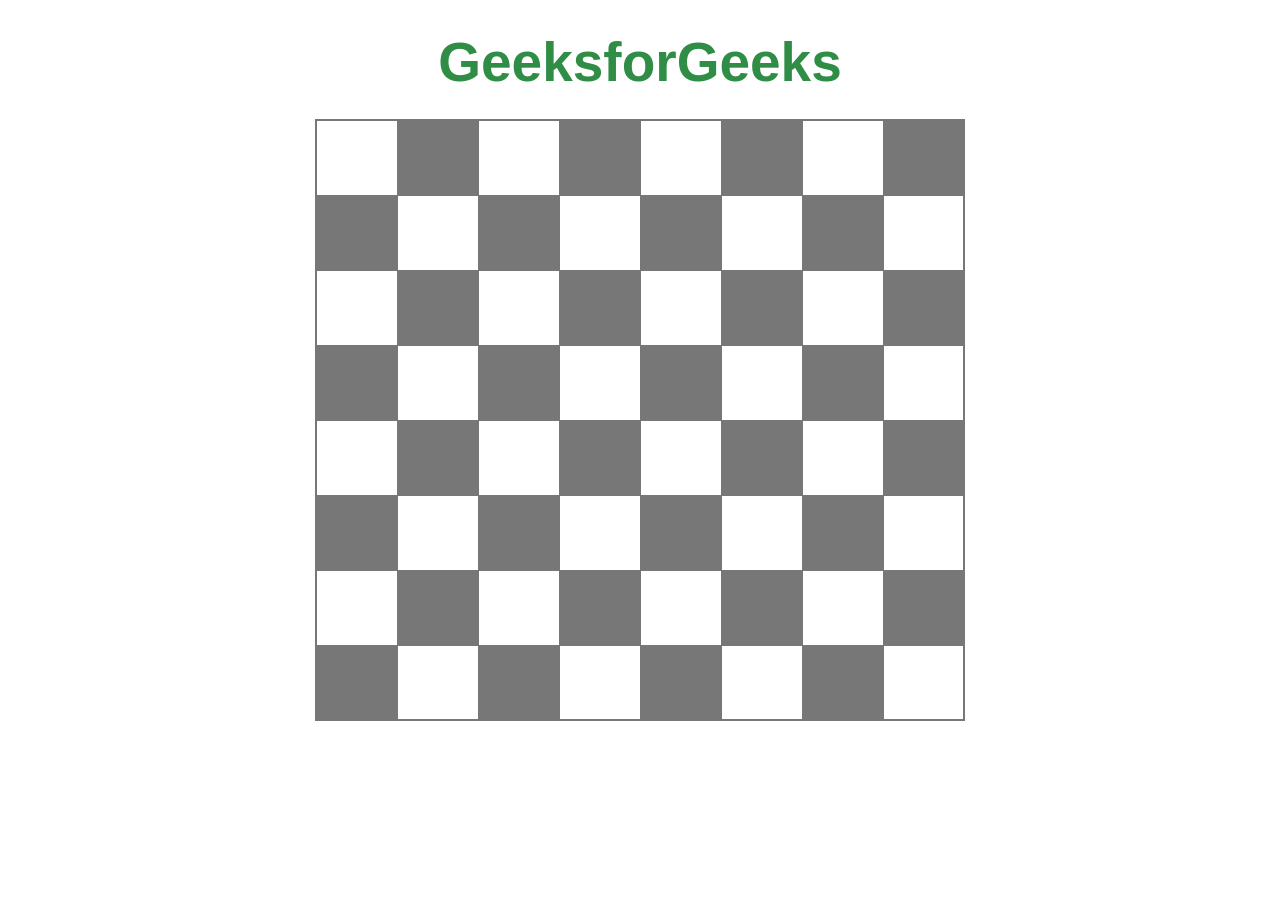
<file: chess/index.html>
<!DOCTYPE html>
<html lang="en">
<head>
    <meta charset="UTF-8">
    <meta name="viewport" content="width=device-width, initial-scale=1.0">
    <title>GeeksforGeeks</title>

    <link rel="stylesheet" href="style.css">
</head>

<body>

    <h1>GeeksforGeeks</h1>

    <div class="container">

        <!-- LEFT SIDE : CHECKERBOARD -->
        <div class="board">

            <table>
                <tr>
                    <td></td>
                    <td class="black"></td>
                    <td></td>
                    <td class="black"></td>
                    <td></td>
                    <td class="black"></td>
                    <td></td>
                    <td class="black"></td>
                </tr>

                <tr>
                    <td class="black"></td>
                    <td></td>
                    <td class="black"></td>
                    <td></td>
                    <td class="black"></td>
                    <td></td>
                    <td class="black"></td>
                    <td></td>
                </tr>

                <tr>
                    <td></td>
                    <td class="black"></td>
                    <td></td>
                    <td class="black"></td>
                    <td></td>
                    <td class="black"></td>
                    <td></td>
                    <td class="black"></td>
                </tr>

                <tr>
                    <td class="black"></td>
                    <td></td>
                    <td class="black"></td>
                    <td></td>
                    <td class="black"></td>
                    <td></td>
                    <td class="black"></td>
                    <td></td>
                </tr>

                <tr>
                    <td></td>
                    <td class="black"></td>
                    <td></td>
                    <td class="black"></td>
                    <td></td>
                    <td class="black"></td>
                    <td></td>
                    <td class="black"></td>
                </tr>

                <tr>
                    <td class="black"></td>
                    <td></td>
                    <td class="black"></td>
                    <td></td>
                    <td class="black"></td>
                    <td></td>
                    <td class="black"></td>
                    <td></td>
                </tr>

                <tr>
                    <td></td>
                    <td class="black"></td>
                    <td></td>
                    <td class="black"></td>
                    <td></td>
                    <td class="black"></td>
                    <td></td>
                    <td class="black"></td>
                </tr>

                <tr>
                    <td class="black"></td>
                    <td></td>
                    <td class="black"></td>
                    <td></td>
                    <td class="black"></td>
                    <td></td>
                    <td class="black"></td>
                    <td></td>
                </tr>
            </table>

        </div>


      
        </div>

    </div>

</body>
</html>
</file>
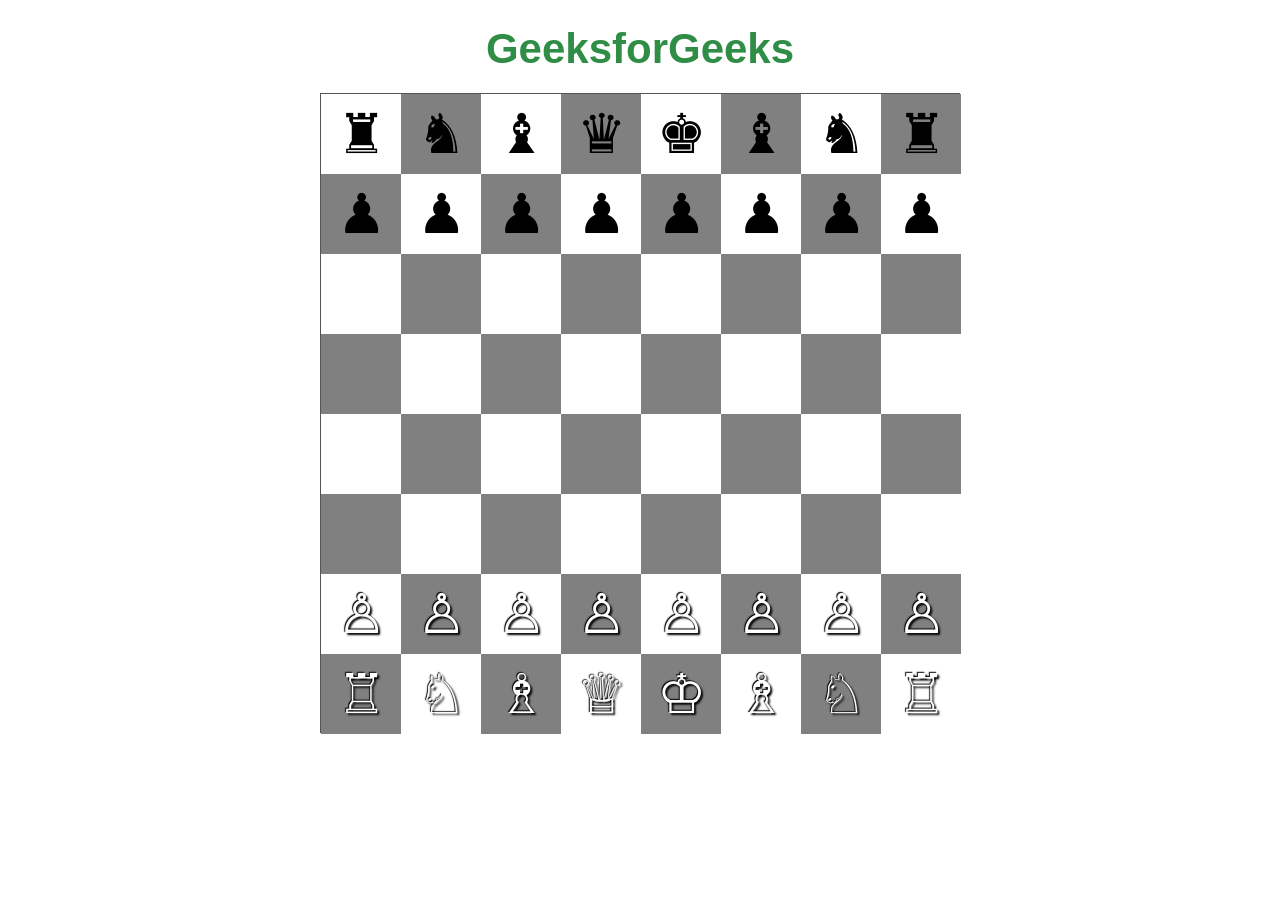
<file: chessnew/index.html>
<!DOCTYPE html>
<html lang="en">
<head>
    <meta charset="UTF-8">
    <meta name="viewport" content="width=device-width, initial-scale=1.0">

    <title>GeeksforGeeks Chess Board</title>

    <link rel="stylesheet" href="style.css">
</head>

<body>

    <h1>GeeksforGeeks</h1>

    <div class="chessboard">

        <!-- BLACK PIECES -->
        <div class="box light">♜</div>
        <div class="box dark">♞</div>
        <div class="box light">♝</div>
        <div class="box dark">♛</div>
        <div class="box light">♚</div>
        <div class="box dark">♝</div>
        <div class="box light">♞</div>
        <div class="box dark">♜</div>

        <div class="box dark">♟</div>
        <div class="box light">♟</div>
        <div class="box dark">♟</div>
        <div class="box light">♟</div>
        <div class="box dark">♟</div>
        <div class="box light">♟</div>
        <div class="box dark">♟</div>
        <div class="box light">♟</div>

        <!-- EMPTY -->
        <div class="box light"></div>
        <div class="box dark"></div>
        <div class="box light"></div>
        <div class="box dark"></div>
        <div class="box light"></div>
        <div class="box dark"></div>
        <div class="box light"></div>
        <div class="box dark"></div>

        <div class="box dark"></div>
        <div class="box light"></div>
        <div class="box dark"></div>
        <div class="box light"></div>
        <div class="box dark"></div>
        <div class="box light"></div>
        <div class="box dark"></div>
        <div class="box light"></div>

        <div class="box light"></div>
        <div class="box dark"></div>
        <div class="box light"></div>
        <div class="box dark"></div>
        <div class="box light"></div>
        <div class="box dark"></div>
        <div class="box light"></div>
        <div class="box dark"></div>

        <div class="box dark"></div>
        <div class="box light"></div>
        <div class="box dark"></div>
        <div class="box light"></div>
        <div class="box dark"></div>
        <div class="box light"></div>
        <div class="box dark"></div>
        <div class="box light"></div>

        <!-- WHITE PAWNS -->
        <div class="box light white-piece">♙</div>
        <div class="box dark white-piece">♙</div>
        <div class="box light white-piece">♙</div>
        <div class="box dark white-piece">♙</div>
        <div class="box light white-piece">♙</div>
        <div class="box dark white-piece">♙</div>
        <div class="box light white-piece">♙</div>
        <div class="box dark white-piece">♙</div>

        <!-- WHITE PIECES -->
        <div class="box dark white-piece">♖</div>
        <div class="box light white-piece">♘</div>
        <div class="box dark white-piece">♗</div>
        <div class="box light white-piece">♕</div>
        <div class="box dark white-piece">♔</div>
        <div class="box light white-piece">♗</div>
        <div class="box dark white-piece">♘</div>
        <div class="box light white-piece">♖</div>

    </div>

</body>
</html>
</file>
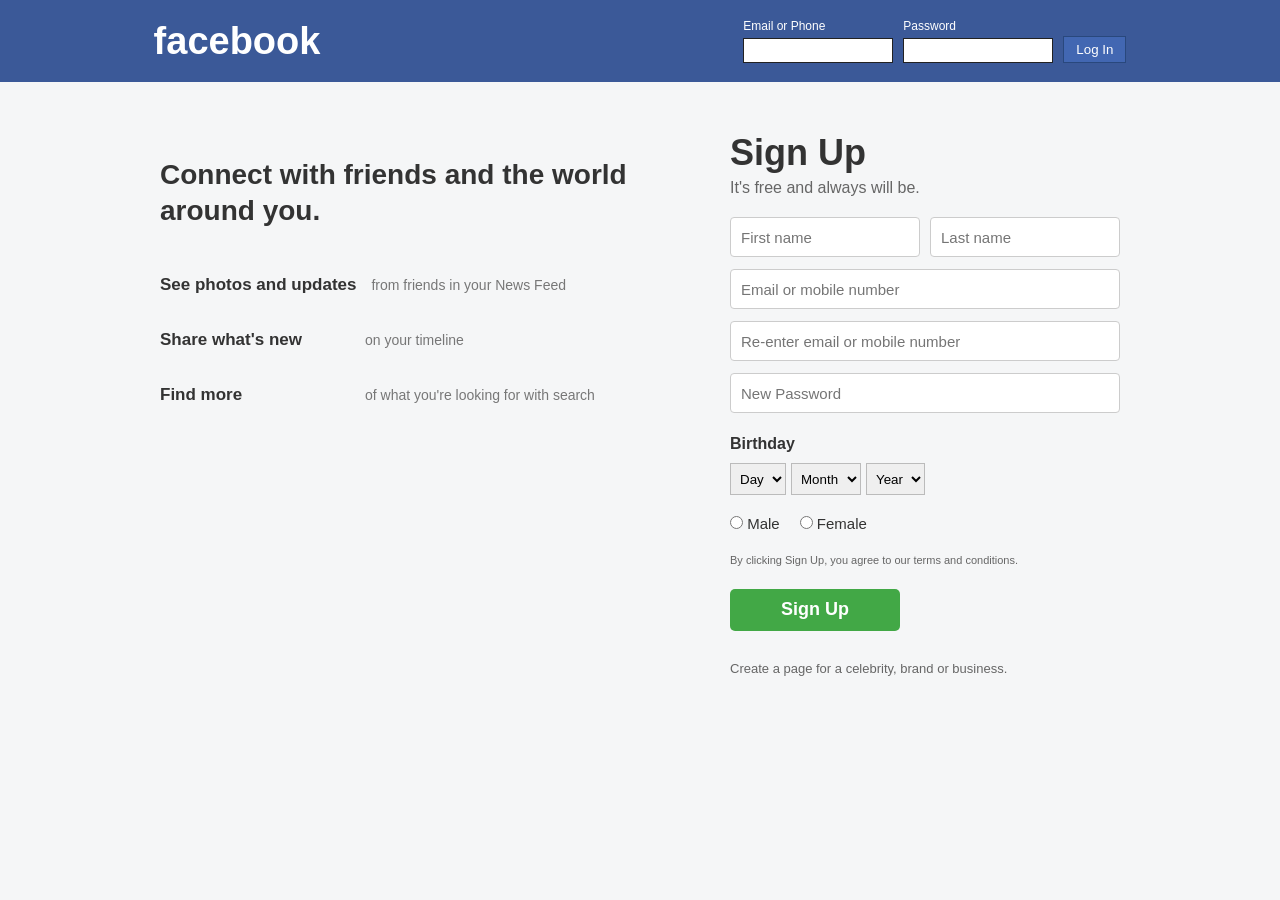
<file: fb/index.html>
<!DOCTYPE html>
<html lang="en">
<head>
    <meta charset="UTF-8">
    <meta name="viewport" content="width=device-width, initial-scale=1.0">
    <title>SocialConnect</title>
    <link rel="stylesheet" href="style.css">
</head>
<body>

    <header>
        <div class="logo">facebook</div>

        <div class="top-login">
            <div>
                <label>Email or Phone</label>
                <input type="text">
            </div>

            <div>
                <label>Password</label>
                <input type="password">
            </div>

            <button>Log In</button>
        </div>
    </header>

    <main>

        <section class="left">
            <h1>Connect with friends and the world around you.</h1>

            <div class="feature">
                <b>See photos and updates</b>
                <span>from friends in your News Feed</span>
            </div>

            <div class="feature">
                <b>Share what's new</b>
                <span>on your timeline</span>
            </div>

            <div class="feature">
                <b>Find more</b>
                <span>of what you're looking for with search</span>
            </div>
        </section>


        <section class="signup">
            <h2>Sign Up</h2>
            <p>It's free and always will be.</p>

            <div class="name-row">
                <input type="text" placeholder="First name">
                <input type="text" placeholder="Last name">
            </div>

            <input type="text" placeholder="Email or mobile number">
            <input type="text" placeholder="Re-enter email or mobile number">
            <input type="password" placeholder="New Password">

            <label class="birthday">Birthday</label>

            <div class="date-row">
                <select>
                    <option>Day</option>
                </select>

                <select>
                    <option>Month</option>
                </select>

                <select>
                    <option>Year</option>
                </select>
            </div>

            <div class="gender">
                <label>
                    <input type="radio" name="gender"> Male
                </label>

                <label>
                    <input type="radio" name="gender"> Female
                </label>
            </div>

            <p class="terms">
                By clicking Sign Up, you agree to our terms and conditions.
            </p>

            <button class="signup-btn">Sign Up</button>

            <p class="create">
                Create a page for a celebrity, brand or business.
            </p>
        </section>

    </main>

</body>
</html>
</file>
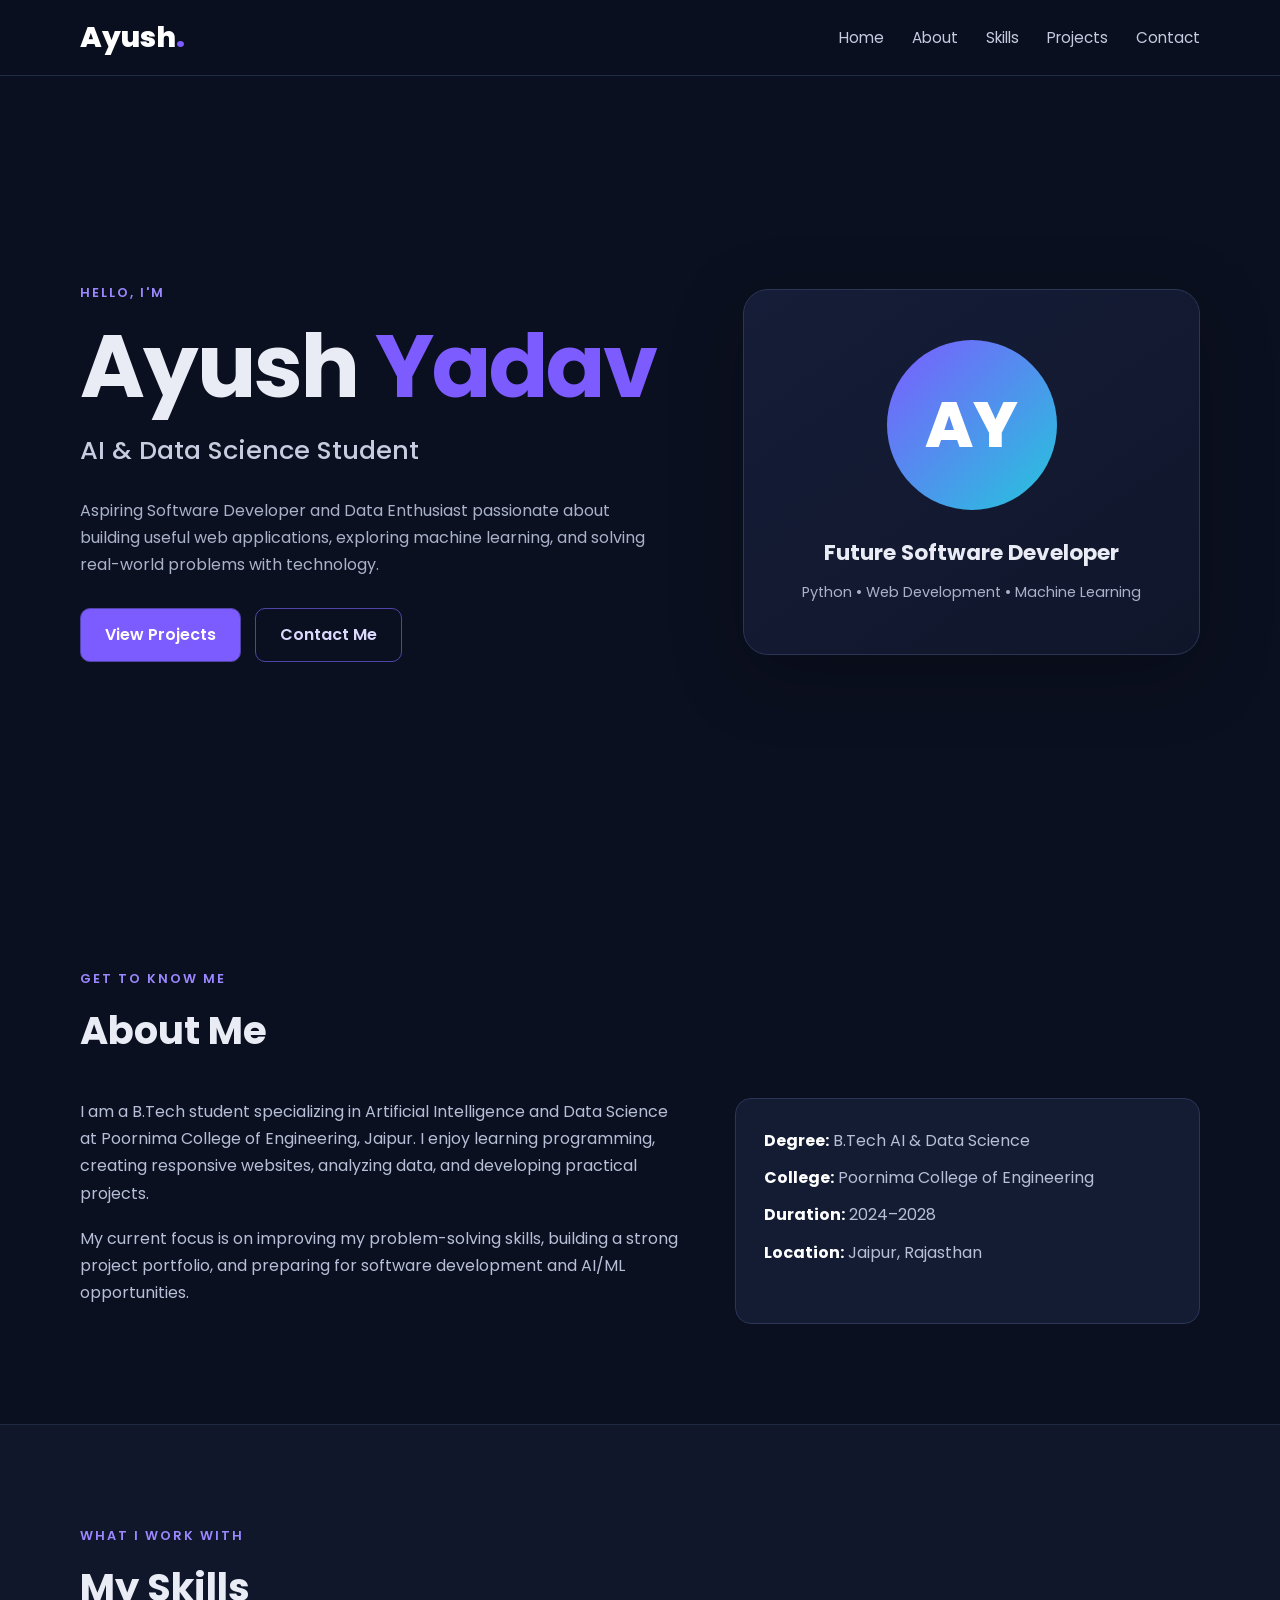
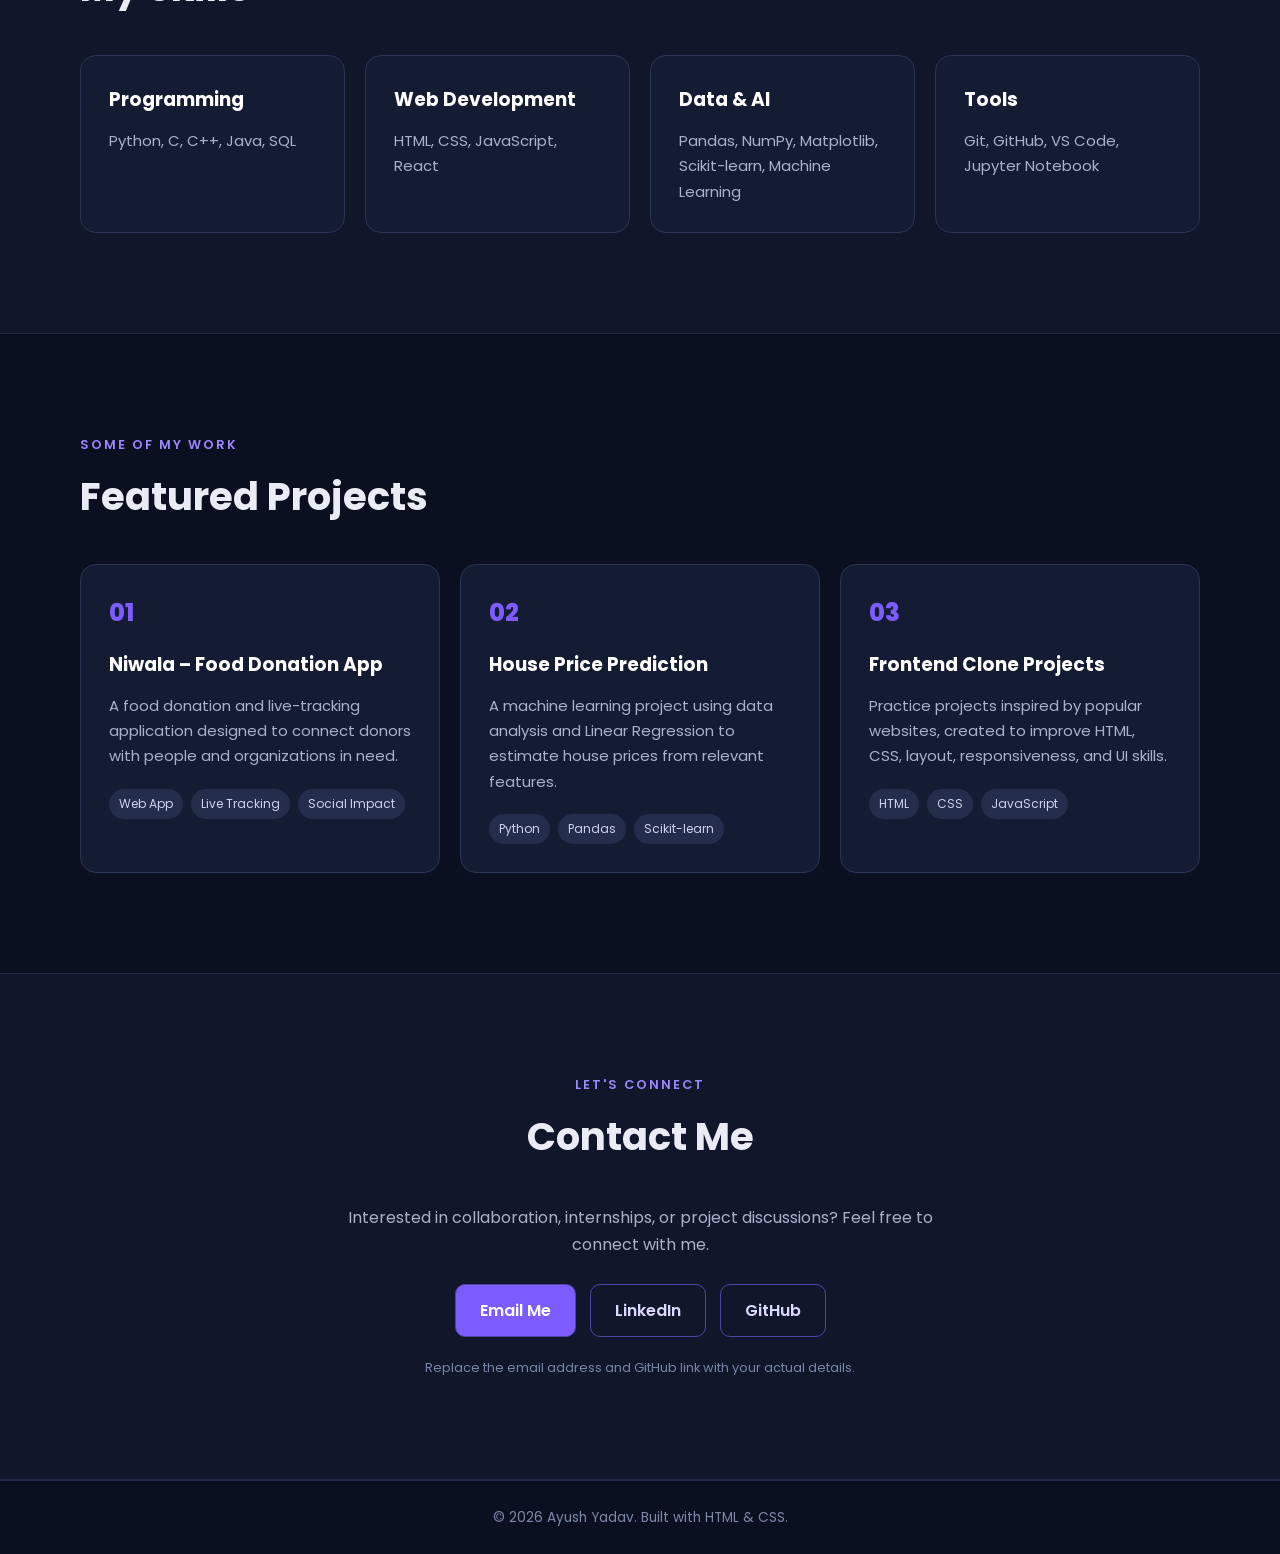
<file: Fortfoliyo/index.html>
<!DOCTYPE html>
<html lang="en">
<head>
  <meta charset="UTF-8" />
  <meta name="viewport" content="width=device-width, initial-scale=1.0" />
  <title>Ayush Yadav | AI & Data Science Portfolio</title>
  <link rel="stylesheet" href="style.css" />
</head>
<body>
  <header class="header">
    <nav class="navbar container">
      <a href="#home" class="logo">Ayush<span>.</span></a>
      <ul class="nav-links">
        <li><a href="#home">Home</a></li>
        <li><a href="#about">About</a></li>
        <li><a href="#skills">Skills</a></li>
        <li><a href="#projects">Projects</a></li>
        <li><a href="#contact">Contact</a></li>
      </ul>
    </nav>
  </header>

  <main>
    <section id="home" class="hero container">
      <div class="hero-text">
        <p class="tagline">Hello, I'm</p>
        <h1>Ayush <span>Yadav</span></h1>
        <h2>AI & Data Science Student</h2>
        <p class="intro">
          Aspiring Software Developer and Data Enthusiast passionate about building
          useful web applications, exploring machine learning, and solving real-world problems with technology.
        </p>
        <div class="hero-buttons">
          <a href="#projects" class="btn primary">View Projects</a>
          <a href="#contact" class="btn secondary">Contact Me</a>
        </div>
      </div>
      <div class="hero-card">
        <div class="profile-circle">AY</div>
        <h3>Future Software Developer</h3>
        <p>Python • Web Development • Machine Learning</p>
      </div>
    </section>

    <section id="about" class="section container">
      <p class="section-label">Get to know me</p>
      <h2 class="section-title">About Me</h2>
      <div class="about-grid">
        <div>
          <p>
            I am a B.Tech student specializing in Artificial Intelligence and Data Science
            at Poornima College of Engineering, Jaipur. I enjoy learning programming,
            creating responsive websites, analyzing data, and developing practical projects.
          </p>
          <p>
            My current focus is on improving my problem-solving skills, building a strong
            project portfolio, and preparing for software development and AI/ML opportunities.
          </p>
        </div>
        <div class="info-box">
          <p><strong>Degree:</strong> B.Tech AI & Data Science</p>
          <p><strong>College:</strong> Poornima College of Engineering</p>
          <p><strong>Duration:</strong> 2024–2028</p>
          <p><strong>Location:</strong> Jaipur, Rajasthan</p>
        </div>
      </div>
    </section>

    <section id="skills" class="section alt-section">
      <div class="container">
        <p class="section-label">What I work with</p>
        <h2 class="section-title">My Skills</h2>
        <div class="skills-grid">
          <div class="skill-card"><h3>Programming</h3><p>Python, C, C++, Java, SQL</p></div>
          <div class="skill-card"><h3>Web Development</h3><p>HTML, CSS, JavaScript, React</p></div>
          <div class="skill-card"><h3>Data & AI</h3><p>Pandas, NumPy, Matplotlib, Scikit-learn, Machine Learning</p></div>
          <div class="skill-card"><h3>Tools</h3><p>Git, GitHub, VS Code, Jupyter Notebook</p></div>
        </div>
      </div>
    </section>

    <section id="projects" class="section container">
      <p class="section-label">Some of my work</p>
      <h2 class="section-title">Featured Projects</h2>
      <div class="projects-grid">
        <article class="project-card">
          <div class="project-number">01</div>
          <h3>Niwala – Food Donation App</h3>
          <p>A food donation and live-tracking application designed to connect donors with people and organizations in need.</p>
          <div class="project-tags"><span>Web App</span><span>Live Tracking</span><span>Social Impact</span></div>
        </article>
        <article class="project-card">
          <div class="project-number">02</div>
          <h3>House Price Prediction</h3>
          <p>A machine learning project using data analysis and Linear Regression to estimate house prices from relevant features.</p>
          <div class="project-tags"><span>Python</span><span>Pandas</span><span>Scikit-learn</span></div>
        </article>
        <article class="project-card">
          <div class="project-number">03</div>
          <h3>Frontend Clone Projects</h3>
          <p>Practice projects inspired by popular websites, created to improve HTML, CSS, layout, responsiveness, and UI skills.</p>
          <div class="project-tags"><span>HTML</span><span>CSS</span><span>JavaScript</span></div>
        </article>
      </div>
    </section>

    <section id="contact" class="section alt-section">
      <div class="container contact-content">
        <p class="section-label">Let's connect</p>
        <h2 class="section-title">Contact Me</h2>
        <p>Interested in collaboration, internships, or project discussions? Feel free to connect with me.</p>
        <div class="contact-links">
          <a href="mailto:your-email@example.com" class="btn primary">Email Me</a>
          <a href="https://www.linkedin.com/in/ayushyadav-ml" target="_blank" class="btn secondary">LinkedIn</a>
          <a href="https://github.com/" target="_blank" class="btn secondary">GitHub</a>
        </div>
        <p class="note">Replace the email address and GitHub link with your actual details.</p>
      </div>
    </section>
  </main>

  <footer class="footer">
    <p>© 2026 Ayush Yadav. Built with HTML & CSS.</p>
  </footer>
</body>
</html>
</file>
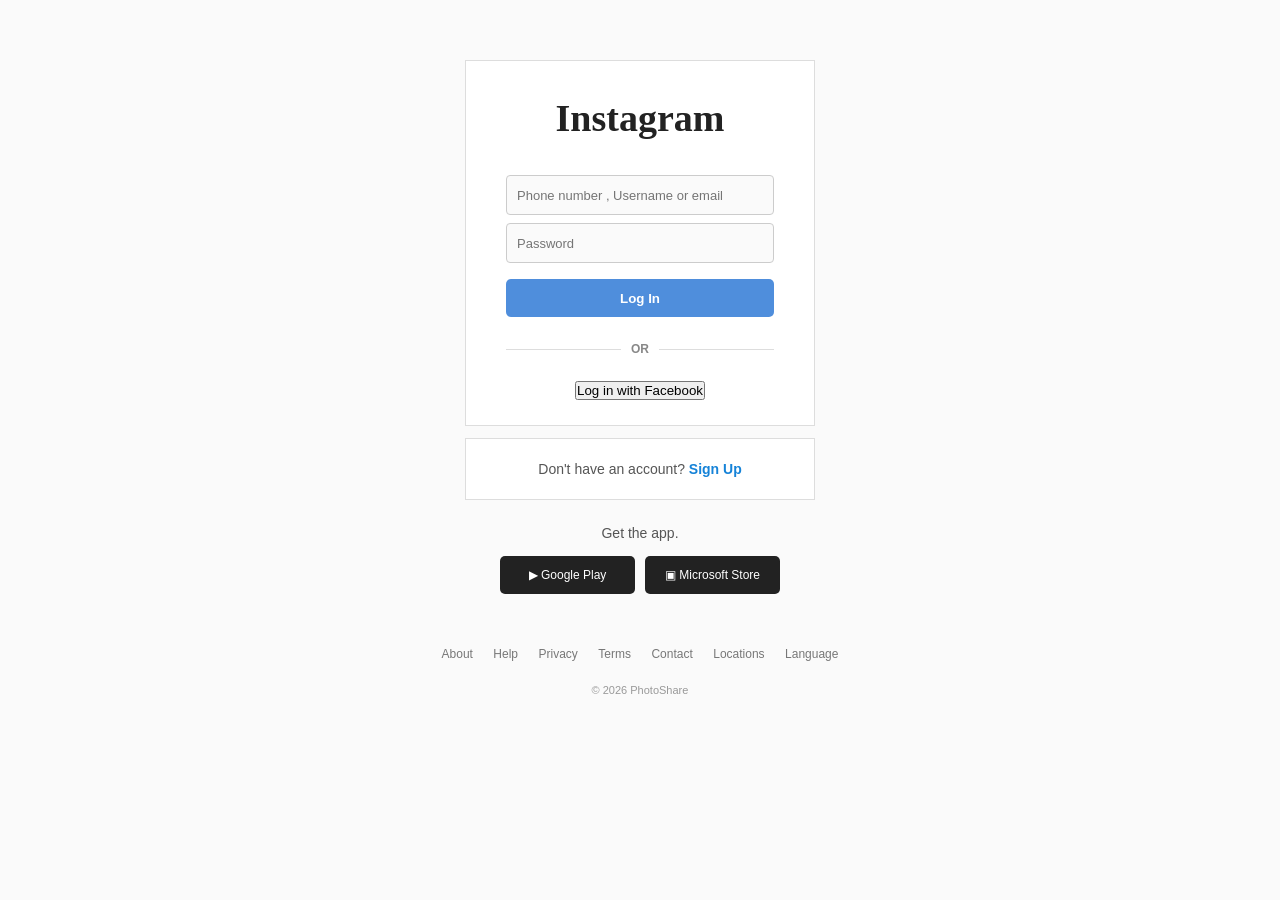
<file: insta/index.html>
<!DOCTYPE html>
<html lang="en">
<head>
    <meta charset="UTF-8">
    <meta name="viewport" content="width=device-width, initial-scale=1.0">
    <title>PhotoShare - Login</title>
    <link rel="stylesheet" href="style.css">
</head>

<body>

    <div class="page">

        <!-- Login Card -->
        <div class="login-card">

            <h1>Instagram</h1>

            <input type="text" placeholder="Phone number , Username or email">

            <input type="password" placeholder="Password">

            <button class="login-btn">Log In</button>

            <div class="or">
                <span></span>
                OR
                <span></span>
            </div>

<a href="https://www.facebook.com/" target="_blank" class="social-login">
        <button type="button">
            Log in with Facebook
        </button>
</a>
                

        </div>


        <!-- Sign Up -->
        <div class="signup-box">
            Don't have an account?
            <a href="#">Sign Up</a>
        </div>


        <!-- App Download -->
        <p class="get-app">Get the app.</p>

        <div class="apps">
            <div class="app-btn">▶ Google Play</div>
            <div class="app-btn">▣ Microsoft Store</div>
        </div>


        <!-- Footer -->
        <footer>
            <a href="#">About</a>
            <a href="#">Help</a>
            <a href="#">Privacy</a>
            <a href="#">Terms</a>
            <a href="#">Contact</a>
            <a href="#">Locations</a>
            <a href="#">Language</a>

            <p>© 2026 PhotoShare</p>
        </footer>

    </div>

</body>
</html>
</file>
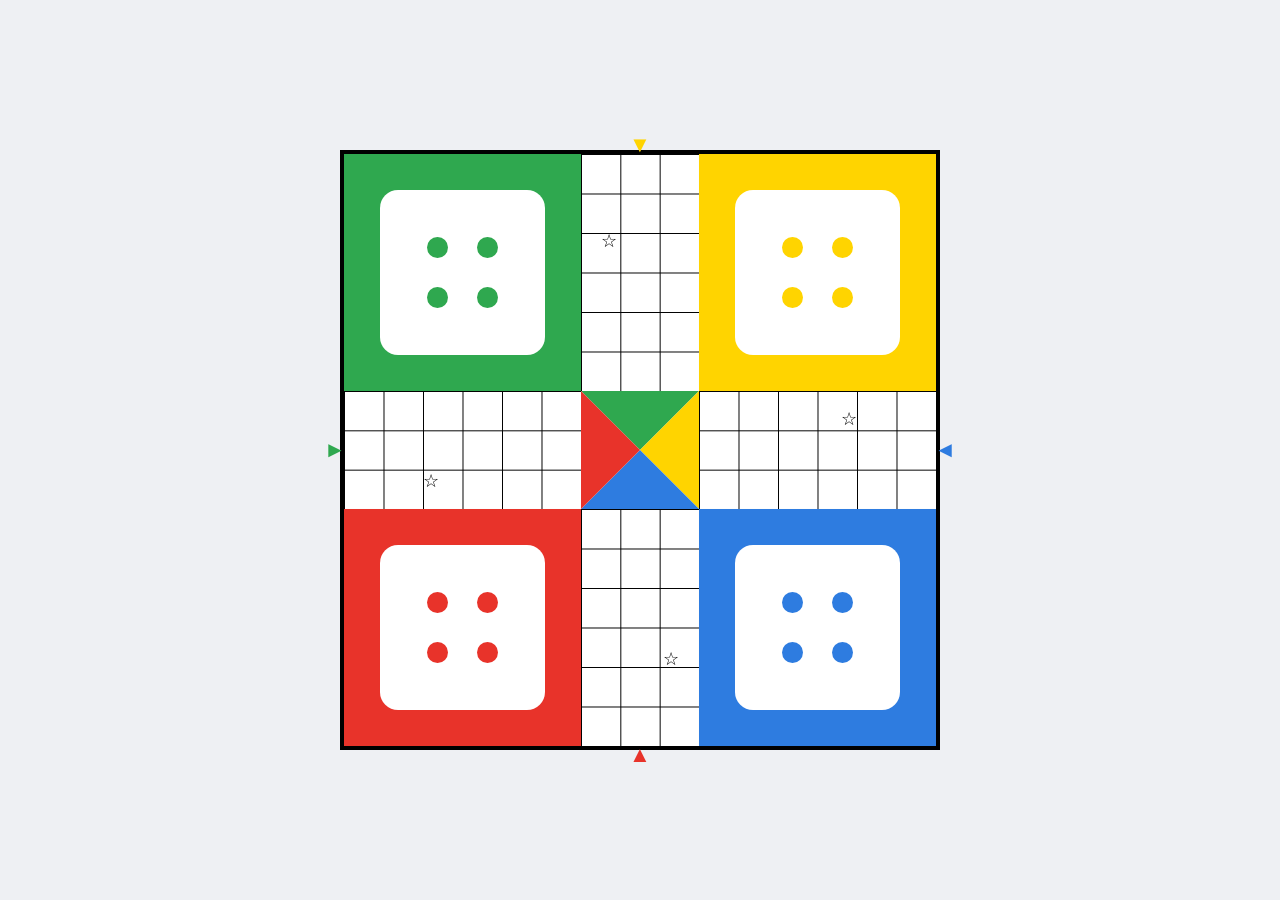
<file: ludo/index.html>
<!DOCTYPE html>
<html lang="en">
<head>
<meta charset="UTF-8">
<meta name="viewport" content="width=device-width, initial-scale=1.0">
<title>Ludo Board</title>
<link rel="stylesheet" href="style.css">
</head>
<body>

  <div class="board">

    <!-- Green home (top-left) -->
    <div class="home green">
      <div class="home-box">
        <span class="dot green-dot"></span>
        <span class="dot green-dot"></span>
        <span class="dot green-dot"></span>
        <span class="dot green-dot"></span>
      </div>
    </div>

    <!-- Top path arm -->
    <div class="arm top-arm">
      <span class="arrow yellow-arrow">▼</span>
      <span class="star"></span>
    </div>

    <!-- Yellow home (top-right) -->
    <div class="home yellow">
      <div class="home-box">
        <span class="dot yellow-dot"></span>
        <span class="dot yellow-dot"></span>
        <span class="dot yellow-dot"></span>
        <span class="dot yellow-dot"></span>
      </div>
    </div>

    <!-- Left path arm -->
    <div class="arm left-arm">
      <span class="arrow green-arrow">&#9658;</span>
      <span class="star"></span>
    </div>

    <!-- Center pinwheel -->
    <div class="center">
      <div class="triangle triangle-top green-tri"></div>
      <div class="triangle triangle-right yellow-tri"></div>
      <div class="triangle triangle-bottom blue-tri"></div>
      <div class="triangle triangle-left red-tri"></div>
    </div>

    <!-- Right path arm -->
    <div class="arm right-arm">
      <span class="arrow blue-arrow">&#9668;</span>
      <span class="star"></span>
    </div>

    <!-- Red home (bottom-left) -->
    <div class="home red">
      <div class="home-box">
        <span class="dot red-dot"></span>
        <span class="dot red-dot"></span>
        <span class="dot red-dot"></span>
        <span class="dot red-dot"></span>
      </div>
    </div>

    <!-- Bottom path arm -->
    <div class="arm bottom-arm">
      <span class="star"></span>
      <span class="arrow red-arrow">&#9650;</span>
    </div>

    <!-- Blue home (bottom-right) -->
    <div class="home blue">
      <div class="home-box">
        <span class="dot blue-dot"></span>
        <span class="dot blue-dot"></span>
        <span class="dot blue-dot"></span>
        <span class="dot blue-dot"></span>
      </div>
    </div>

  </div>

</body>
</html>
</file>
<file: chess/style.css>
* {
    margin: 0;
    padding: 0;
    box-sizing: border-box;
}

body {
    background-color: white;
    font-family: Arial, sans-serif;
    text-align: center;
}


/* HEADING */

h1 {
    color: #2f8d46;
    font-size: 55px;
    margin-top: 30px;
    margin-bottom: 25px;
}


/* MAIN CONTAINER */

.container {
    width: 900px;
    margin: auto;
    display: flex;
    justify-content: center;
    align-items: flex-start;
    gap: 30px;
}


/* CHECKERBOARD */

.board {
    width: 650px;
}

table {
    width: 100%;
    border-collapse: collapse;
    border: 2px solid #777;
}

td {
    width: 12.5%;
    height: 75px;
    border: 1px solid #777;
    background-color: white;
}

td.black {
    background-color: #777;
}


/* LINKS */

.links {
    width: 180px;
    display: flex;
    flex-direction: column;
    gap: 18px;
    margin-top: 20px;
}

.links a {
    display: block;
    padding: 15px 10px;
    background-color: #f2f2f2;
    border: 1px solid #ccc;
    color: #5eb975;
    font-size: 18px;
    font-weight: bold;
    text-decoration: none;
}

.links a:hover {
    background-color: #2f8d46;
    color: white;
}


/* LOGIN PAGE */

.login {
    margin-top: 25px;
}

.login a {
    font-size: 22px;
    color: #2f8d46;
    font-weight: bold;
    text-decoration: none;
}

.login a:hover {
    text-decoration: underline;
}


/* FOOTER */

footer {
    margin-top: 50px;
    padding: 20px;
    color: #777;
    font-size: 14px;
}


/* MOBILE */

@media (max-width: 950px) {

    .container {
        width: 95%;
        flex-direction: column;
        align-items: center;
    }

    .board {
        width: 100%;
    }

    .links {
        width: 100%;
        flex-direction: row;
        flex-wrap: wrap;
        justify-content: center;
    }

    .links a {
        width: 150px;
    }

    h1 {
        font-size: 40px;
    }
}
</file>
<file: chessnew/style.css>
* {
    margin: 0;
    padding: 0;
    box-sizing: border-box;
}

body {
    background-color: white;
    text-align: center;
    font-family: Arial, sans-serif;
}

/* HEADING */

h1 {
    color: #2f8d46;
    font-size: 42px;
    margin-top: 25px;
    margin-bottom: 20px;
}


/* CHESS BOARD */

.chessboard {
    width: 640px;
    height: 640px;

    margin: auto;

    display: grid;

    grid-template-columns: repeat(8, 1fr);
    grid-template-rows: repeat(8, 1fr);

    border: 1px solid #555;
}


/* EACH BOX */

.box {
    display: flex;

    justify-content: center;
    align-items: center;

    width: 80px;
    height: 80px;

    font-size: 55px;
}


/* LIGHT BOX */

.light {
    background-color: #ffffff;
}


/* DARK BOX */

.dark {
    background-color: #808080;
}


/* WHITE CHESS PIECES */

.white-piece {
    color: white;

    text-shadow:
        2px 2px 2px black,
        -1px -1px 1px black;
}


/* RESPONSIVE */

@media (max-width: 700px) {

    .chessboard {
        width: 90vw;
        height: 90vw;
    }

    .box {
        width: auto;
        height: auto;
        font-size: 8vw;
    }

    h1 {
        font-size: 35px;
    }
}
</file>
<file: fb/style.css>
* {
    margin: 0;
    padding: 0;
    box-sizing: border-box;
}

body {
    font-family: Arial, Helvetica, sans-serif;
    background: #f5f6f7;
    color: #333;
}


/* HEADER */

header {
    height: 82px;
    background: #3b5998;
    display: flex;
    align-items: center;
    justify-content: space-between;
    padding: 0 12%;
}

.logo {
    color: white;
    font-size: 38px;
    font-weight: bold;
}

.top-login {
    display: flex;
    align-items: flex-end;
    gap: 10px;
}

.top-login div {
    display: flex;
    flex-direction: column;
}

.top-login label {
    color: white;
    font-size: 12px;
    margin-bottom: 5px;
}

.top-login input {
    width: 150px;
    height: 25px;
    border: 1px solid #222;
    padding: 4px;
}

.top-login button {
    height: 27px;
    background: #4267b2;
    color: white;
    border: 1px solid #29487d;
    padding: 0 12px;
    cursor: pointer;
}


/* MAIN */

main {
    width: 75%;
    max-width: 1000px;
    margin: 50px auto;
    display: flex;
    justify-content: space-between;
}


/* LEFT SIDE */

.left {
    width: 53%;
    padding-top: 25px;
}

.left h1 {
    font-size: 28px;
    line-height: 1.3;
    margin-bottom: 45px;
    color: #333;
}

.feature {
    margin-bottom: 35px;
    display: flex;
    gap: 15px;
    align-items: center;
}

.feature b {
    font-size: 17px;
    min-width: 190px;
}

.feature span {
    color: #777;
    font-size: 14px;
}


/* SIGNUP */

.signup {
    width: 390px;
}

.signup h2 {
    font-size: 36px;
    margin-bottom: 5px;
}

.signup > p {
    color: #666;
    margin-bottom: 20px;
}

.signup input[type="text"],
.signup input[type="password"] {
    width: 100%;
    height: 40px;
    margin-bottom: 12px;
    border: 1px solid #ccc;
    border-radius: 4px;
    padding: 10px;
    font-size: 15px;
}

.name-row {
    display: flex;
    gap: 10px;
}

.name-row input {
    width: 50% !important;
}

.birthday {
    display: block;
    font-weight: bold;
    margin: 10px 0;
}

.date-row {
    display: flex;
    gap: 5px;
}

.date-row select {
    height: 32px;
    padding: 5px;
    border: 1px solid #bbb;
}

.gender {
    margin: 20px 0;
    display: flex;
    gap: 20px;
}

.gender label {
    font-size: 15px;
}

.terms {
    font-size: 11px;
    line-height: 1.5;
}

.signup-btn {
    width: 170px;
    height: 42px;
    border: none;
    border-radius: 5px;
    background: #42a846;
    color: white;
    font-size: 18px;
    font-weight: bold;
    cursor: pointer;
}

.signup-btn:hover {
    background: #36913a;
}

.create {
    margin-top: 30px;
    font-size: 13px;
}


/* MOBILE */

@media (max-width: 800px) {

    header {
        height: auto;
        padding: 20px;
        flex-direction: column;
        gap: 20px;
    }

    .top-login {
        flex-wrap: wrap;
        justify-content: center;
    }

    main {
        width: 90%;
        flex-direction: column;
        gap: 50px;
    }

    .left,
    .signup {
        width: 100%;
    }

    .feature {
        flex-direction: column;
        align-items: flex-start;
        gap: 5px;
    }

    .logo {
        font-size: 30px;
    }
}
</file>
<file: Fortfoliyo/style.css>
@import url('https://fonts.googleapis.com/css2?family=Poppins:wght@300;400;500;600;700;800&display=swap');

* { margin: 0; padding: 0; box-sizing: border-box; }
html { scroll-behavior: smooth; }
body { font-family: 'Poppins', sans-serif; background: #0b1020; color: #e9ecf5; line-height: 1.7; }
a { text-decoration: none; color: inherit; }
.container { width: min(1120px, 90%); margin: auto; }
.header { position: sticky; top: 0; z-index: 10; background: rgba(11,16,32,.9); backdrop-filter: blur(12px); border-bottom: 1px solid #222b45; }
.navbar { display: flex; justify-content: space-between; align-items: center; min-height: 75px; }
.logo { font-size: 1.8rem; font-weight: 800; color: #fff; }
.logo span, h1 span { color: #7c5cff; }
.nav-links { display: flex; list-style: none; gap: 28px; }
.nav-links a { color: #c5cbe0; font-size: .95rem; transition: .3s; }
.nav-links a:hover { color: #9b87ff; }
.hero { min-height: 88vh; display: grid; grid-template-columns: 1.3fr 1fr; align-items: center; gap: 70px; padding: 80px 0; }
.tagline, .section-label { color: #9b87ff; text-transform: uppercase; letter-spacing: 2px; font-size: .8rem; font-weight: 600; }
h1 { font-size: clamp(3rem, 7vw, 5.5rem); line-height: 1.15; margin: 12px 0; letter-spacing: -2px; }
.hero h2 { font-size: clamp(1.2rem, 2vw, 1.8rem); color: #c7cce0; font-weight: 500; }
.intro { max-width: 620px; color: #aab2ca; margin: 24px 0 30px; }
.hero-buttons, .contact-links { display: flex; gap: 14px; flex-wrap: wrap; }
.btn { display: inline-block; padding: 12px 24px; border-radius: 10px; font-weight: 600; border: 1px solid #5144a8; transition: .3s; }
.btn:hover { transform: translateY(-3px); }
.primary { background: #7c5cff; color: white; }
.secondary { color: #dcd9ff; background: transparent; }
.hero-card { text-align: center; padding: 50px 30px; border: 1px solid #2b3555; border-radius: 25px; background: linear-gradient(145deg, #151d38, #10162a); box-shadow: 0 20px 70px rgba(0,0,0,.25); }
.profile-circle { width: 170px; height: 170px; margin: 0 auto 25px; display: grid; place-items: center; border-radius: 50%; background: linear-gradient(135deg, #7c5cff, #24c6dc); color: white; font-size: 4rem; font-weight: 800; }
.hero-card h3 { font-size: 1.35rem; margin-bottom: 8px; }
.hero-card p { color: #aab2ca; font-size: .9rem; }
.section { padding: 100px 0; }
.alt-section { background: #10172b; border-top: 1px solid #1f2943; border-bottom: 1px solid #1f2943; }
.section-title { font-size: 2.4rem; margin: 8px 0 35px; }
.about-grid { display: grid; grid-template-columns: 1.3fr 1fr; gap: 50px; color: #b6bfd7; }
.about-grid p { margin-bottom: 18px; }
.info-box { padding: 28px; border: 1px solid #2b3555; border-radius: 16px; background: #131c33; }
.info-box p { margin-bottom: 10px; }
.info-box strong { color: #fff; }
.skills-grid, .projects-grid { display: grid; grid-template-columns: repeat(4, 1fr); gap: 20px; }
.skill-card, .project-card { padding: 28px; background: #131c33; border: 1px solid #2b3555; border-radius: 16px; transition: .3s; }
.skill-card:hover, .project-card:hover { transform: translateY(-7px); border-color: #7c5cff; }
.skill-card h3, .project-card h3 { margin-bottom: 12px; color: #fff; }
.skill-card p, .project-card p { color: #aab2ca; font-size: .93rem; }
.projects-grid { grid-template-columns: repeat(3, 1fr); }
.project-number { color: #7c5cff; font-size: 1.5rem; font-weight: 800; margin-bottom: 15px; }
.project-tags { display: flex; flex-wrap: wrap; gap: 8px; margin-top: 20px; }
.project-tags span { font-size: .75rem; padding: 5px 10px; border-radius: 20px; background: #242d4c; color: #cdd3ed; }
.contact-content { text-align: center; }
.contact-content > p:not(.section-label):not(.note) { max-width: 650px; margin: 0 auto 25px; color: #aab2ca; }
.contact-links { justify-content: center; }
.note { margin-top: 20px; font-size: .8rem; color: #7885a7; }
.footer { text-align: center; padding: 25px; color: #7e89a8; font-size: .85rem; border-top: 1px solid #222b45; }
@media (max-width: 850px) { .hero, .about-grid { grid-template-columns: 1fr; gap: 35px; } .hero { padding-top: 60px; } .skills-grid { grid-template-columns: repeat(2, 1fr); } .projects-grid { grid-template-columns: 1fr; } .hero-card { max-width: 450px; width: 100%; margin: auto; } }
@media (max-width: 560px) { .navbar { flex-direction: column; padding: 18px 0; gap: 12px; } .nav-links { gap: 13px; flex-wrap: wrap; justify-content: center; } h1 { font-size: 3.2rem; } .section { padding: 70px 0; } .skills-grid { grid-template-columns: 1fr; } }
</file>
<file: insta/style.css>
* {
    margin: 0;
    padding: 0;
    box-sizing: border-box;
}

body {
    font-family: Arial, Helvetica, sans-serif;
    background: #fafafa;
    color: #555;
}

.page {
    min-height: 100vh;
    display: flex;
    flex-direction: column;
    align-items: center;
    padding-top: 60px;
}


/* LOGIN CARD */

.login-card {
    width: 350px;
    background: white;
    border: 1px solid #ddd;
    padding: 35px 40px 25px;
    text-align: center;
}

.login-card h1 {
    font-family: cursive;
    font-size: 38px;
    color: #222;
    margin-bottom: 35px;
}

.login-card input {
    width: 100%;
    height: 40px;
    margin-bottom: 8px;
    padding: 10px;
    border: 1px solid #ccc;
    border-radius: 4px;
    background: #fafafa;
    font-size: 13px;
}

.login-btn {
    width: 100%;
    height: 38px;
    margin-top: 8px;
    border: none;
    border-radius: 5px;
    background: #4f8edc;
    color: white;
    font-weight: bold;
    cursor: pointer;
}

.login-btn:hover {
    background: #3578c5;
}


/* OR */

.or {
    display: flex;
    align-items: center;
    gap: 10px;
    margin: 25px 0;
    color: #888;
    font-size: 12px;
    font-weight: bold;
}

.or span {
    height: 1px;
    background: #ddd;
    flex: 1;
}


/* SOCIAL LOGIN */

.social-login {
    background: none;
    border: none;
    color: #385898;
    font-weight: bold;
    cursor: pointer;
    font-size: 14px;
}

.forgot {
    display: block;
    margin-top: 20px;
    color: #385898;
    text-decoration: none;
    font-size: 12px;
}


/* SIGNUP BOX */

.signup-box {
    width: 350px;
    background: white;
    border: 1px solid #ddd;
    padding: 22px;
    margin-top: 12px;
    text-align: center;
    font-size: 14px;
}

.signup-box a {
    color: #1683d8;
    font-weight: bold;
    text-decoration: none;
}


/* APP */

.get-app {
    margin: 25px 0 15px;
    font-size: 14px;
}

.apps {
    display: flex;
    gap: 10px;
}

.app-btn {
    background: #222;
    color: white;
    padding: 12px 18px;
    border-radius: 5px;
    font-size: 12px;
    min-width: 135px;
    text-align: center;
}


/* FOOTER */

footer {
    margin-top: 45px;
    text-align: center;
    max-width: 700px;
}

footer a {
    color: #777;
    text-decoration: none;
    font-size: 12px;
    margin: 0 8px;
    line-height: 30px;
}

footer p {
    margin-top: 15px;
    font-size: 11px;
    color: #999;
}


/* MOBILE */

@media (max-width: 500px) {

    .page {
        padding-top: 25px;
    }

    .login-card,
    .signup-box {
        width: 92%;
    }

    .apps {
        flex-direction: column;
    }

    footer {
        padding: 0 20px;
    }
}
</file>
<file: ludo/style.css>
* {
  box-sizing: border-box;
  margin: 0;
  padding: 0;
}

body {
  min-height: 100vh;
  display: flex;
  align-items: center;
  justify-content: center;
  background: #eef0f3;
  font-family: Arial, Helvetica, sans-serif;
}

.board {
  width: 600px;
  height: 600px;
  display: grid;
  grid-template-columns: 6fr 3fr 6fr;
  grid-template-rows: 6fr 3fr 6fr;
  border: 4px solid #000;
  background: #fff;
}

/* ===== HOME QUADRANTS ===== */

.home {
  display: flex;
  align-items: center;
  justify-content: center;
}

.home.green  { background: #2fa84f; grid-column: 1; grid-row: 1; }
.home.yellow { background: #ffd400; grid-column: 3; grid-row: 1; }
.home.red    { background: #e8332a; grid-column: 1; grid-row: 3; }
.home.blue   { background: #2e7ce0; grid-column: 3; grid-row: 3; }

.home-box {
  width: 70%;
  height: 70%;
  background: #fff;
  border-radius: 18px;
  display: grid;
  grid-template-columns: 1fr 1fr;
  grid-template-rows: 1fr 1fr;
  align-items: center;
  justify-items: center;
  padding: 14%;
}

.dot {
  width: 42%;
  aspect-ratio: 1 / 1;
  border-radius: 50%;
}

.green-dot  { background: #2fa84f; }
.yellow-dot { background: #ffd400; }
.red-dot    { background: #e8332a; }
.blue-dot   { background: #2e7ce0; }

/* ===== PATH ARMS ===== */

.arm {
  position: relative;
  background-color: #fff;
  background-image:
    linear-gradient(#000 1px, transparent 1px),
    linear-gradient(90deg, #000 1px, transparent 1px);
}

.top-arm {
  grid-column: 2;
  grid-row: 1;
  background-size: 33.34% 16.667%;
}

.bottom-arm {
  grid-column: 2;
  grid-row: 3;
  background-size: 33.34% 16.667%;
}

.left-arm {
  grid-column: 1;
  grid-row: 2;
  background-size: 16.667% 33.34%;
}

.right-arm {
  grid-column: 3;
  grid-row: 2;
  background-size: 16.667% 33.34%;
}

/* Arrows on the arms */
.arrow {
  position: absolute;
  font-size: 22px;
  line-height: 1;
}

.top-arm .arrow    { top: -20px; left: 50%; transform: translateX(-50%); }
.bottom-arm .arrow { bottom: -20px; left: 50%; transform: translateX(-50%); }
.left-arm .arrow   { left: -20px; top: 50%; transform: translateY(-50%); }
.right-arm .arrow  { right: -20px; top: 50%; transform: translateY(-50%); }

.yellow-arrow { color: #ffd400; }
.green-arrow  { color: #2fa84f; }
.blue-arrow   { color: #2e7ce0; }
.red-arrow    { color: #e8332a; }

/* Star (safe spot) markers */
.star {
  position: absolute;
  width: 16px;
  height: 16px;
}

.star::before {
  content: "\2606";
  font-size: 18px;
  color: #000;
  position: absolute;
  top: 50%;
  left: 50%;
  transform: translate(-50%, -50%);
}

.top-arm .star    { top: 33.34%; left: 16.667%; }
.bottom-arm .star { bottom: 33.34%; right: 16.667%; }
.left-arm .star   { left: 33.34%; bottom: 16.667%; }
.right-arm .star  { right: 33.34%; top: 16.667%; }

/* ===== CENTER PINWHEEL ===== */

.center {
  grid-column: 2;
  grid-row: 2;
  position: relative;
  overflow: hidden;
}

.triangle {
  position: absolute;
  width: 100%;
  height: 100%;
}

.triangle-top {
  clip-path: polygon(0 0, 100% 0, 50% 50%);
}

.triangle-right {
  clip-path: polygon(100% 0, 100% 100%, 50% 50%);
}

.triangle-bottom {
  clip-path: polygon(100% 100%, 0 100%, 50% 50%);
}

.triangle-left {
  clip-path: polygon(0 100%, 0 0, 50% 50%);
}

.green-tri  { background: #2fa84f; }
.yellow-tri { background: #ffd400; }
.blue-tri   { background: #2e7ce0; }
.red-tri    { background: #e8332a; }
</file>
